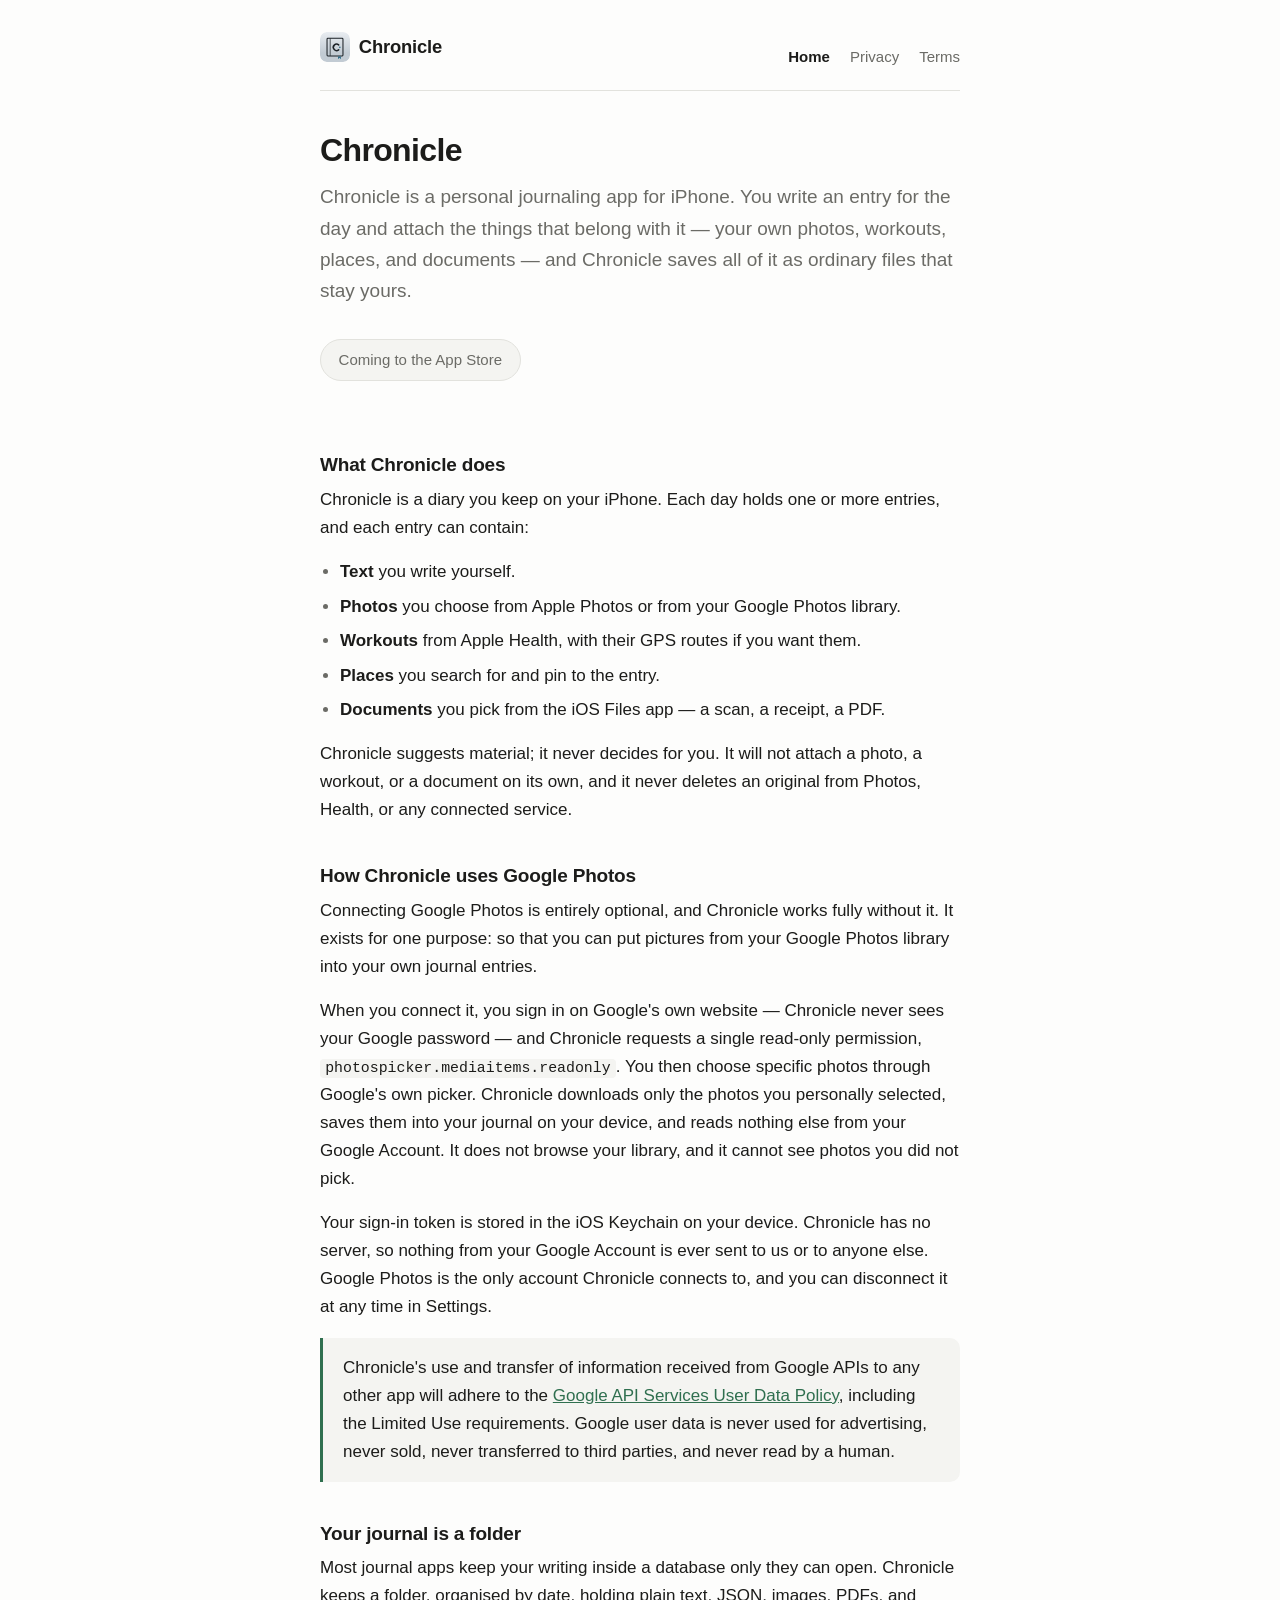
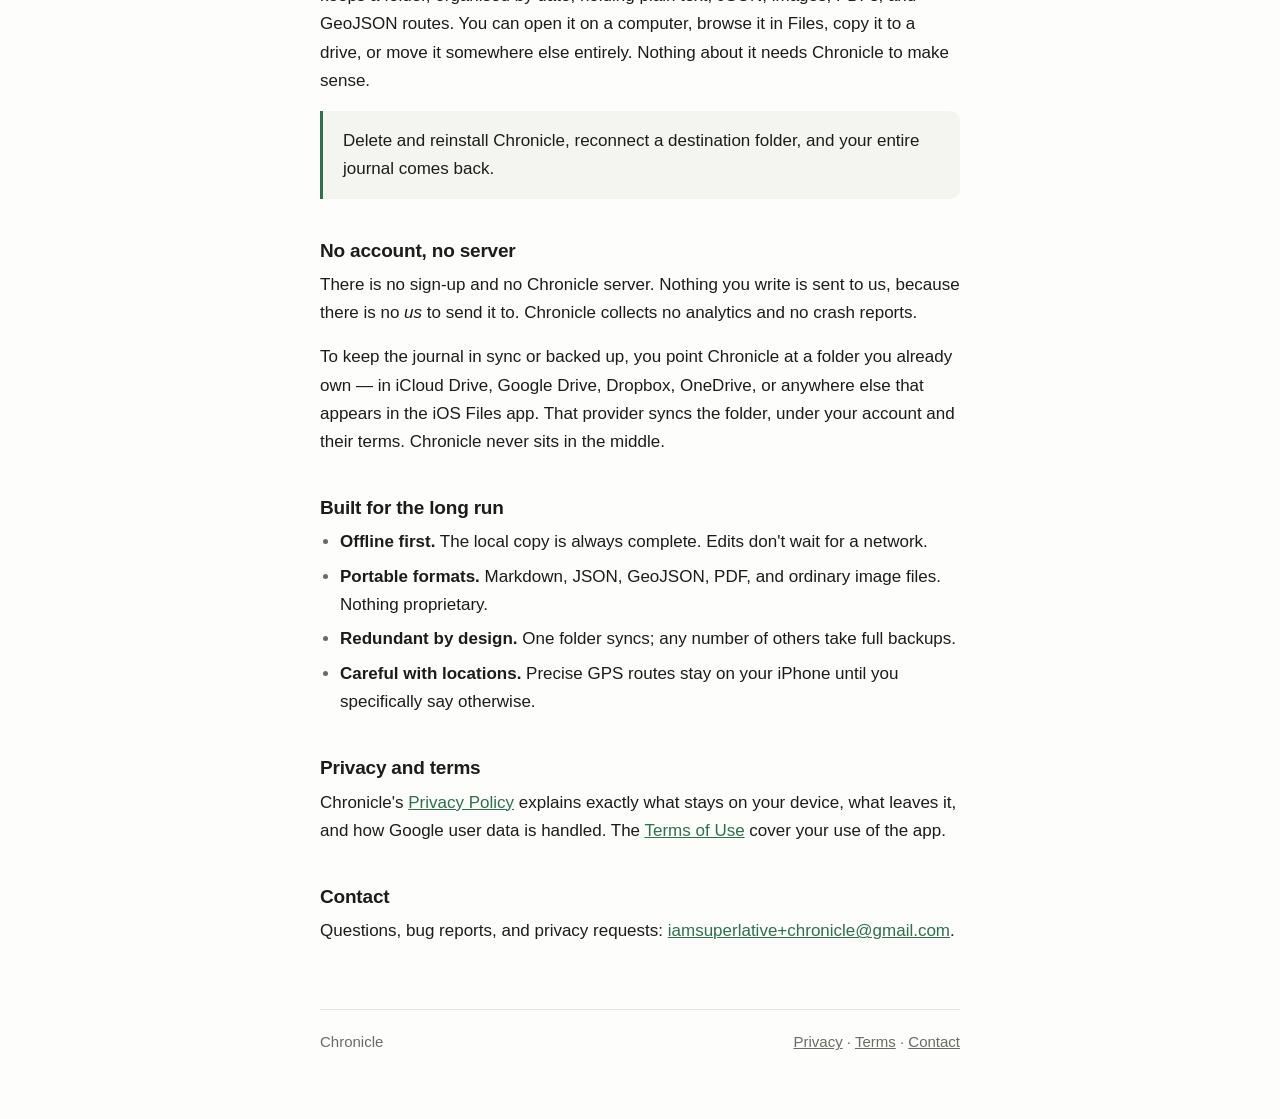
<file: index.html>
<!DOCTYPE html>
<html lang="en">
<head>
<meta charset="utf-8">
<meta name="viewport" content="width=device-width, initial-scale=1">
<title>Chronicle</title>
<meta name="description" content="Chronicle is a personal journaling app for iPhone. Write daily entries and attach your own photos, workouts, places, and documents, saved as ordinary files you own.">
<link rel="stylesheet" href="style.css">
<link rel="icon" href="icon.svg" type="image/svg+xml">
<link rel="icon" href="favicon-32.png" sizes="32x32" type="image/png">
<link rel="apple-touch-icon" href="apple-touch-icon.png">
</head>
<body>
<div class="wrap">

<header class="site-header">
  <a class="wordmark" href="index.html"><img src="icon.svg" alt="" width="30" height="30"><span>Chronicle</span></a>
  <nav>
    <a href="index.html" aria-current="page">Home</a>
    <a href="privacy.html">Privacy</a>
    <a href="terms.html">Terms</a>
  </nav>
</header>

<main>

<h1>Chronicle</h1>

<p class="lede">Chronicle is a personal journaling app for iPhone. You write an entry for
the day and attach the things that belong with it — your own photos, workouts, places, and
documents — and Chronicle saves all of it as ordinary files that stay yours.</p>

<p class="status">Coming to the App Store</p>

<h2>What Chronicle does</h2>

<p>Chronicle is a diary you keep on your iPhone. Each day holds one or more entries, and
each entry can contain:</p>

<ul>
  <li><strong>Text</strong> you write yourself.</li>
  <li><strong>Photos</strong> you choose from Apple Photos or from your Google Photos library.</li>
  <li><strong>Workouts</strong> from Apple Health, with their GPS routes if you want them.</li>
  <li><strong>Places</strong> you search for and pin to the entry.</li>
  <li><strong>Documents</strong> you pick from the iOS Files app — a scan, a receipt, a PDF.</li>
</ul>

<p>Chronicle suggests material; it never decides for you. It will not attach a photo, a
workout, or a document on its own, and it never deletes an original from Photos, Health,
or any connected service.</p>

<h2>How Chronicle uses Google Photos</h2>

<p>Connecting Google Photos is entirely optional, and Chronicle works fully without it. It
exists for one purpose: so that you can put pictures from your Google Photos library into
your own journal entries.</p>

<p>When you connect it, you sign in on Google's own website — Chronicle never sees your
Google password — and Chronicle requests a single read-only permission,
<code>photospicker.mediaitems.readonly</code>. You then choose specific photos through
Google's own picker. Chronicle downloads only the photos you personally selected, saves
them into your journal on your device, and reads nothing else from your Google Account. It
does not browse your library, and it cannot see photos you did not pick.</p>

<p>Your sign-in token is stored in the iOS Keychain on your device. Chronicle has no
server, so nothing from your Google Account is ever sent to us or to anyone else. Google
Photos is the only account Chronicle connects to, and you can disconnect it at any time in
Settings.</p>

<div class="note">
  <p>Chronicle's use and transfer of information received from Google APIs to any other app
  will adhere to the
  <a href="https://developers.google.com/terms/api-services-user-data-policy">Google API Services User Data Policy</a>,
  including the Limited Use requirements. Google user data is never used for advertising,
  never sold, never transferred to third parties, and never read by a human.</p>
</div>

<h2>Your journal is a folder</h2>

<p>Most journal apps keep your writing inside a database only they can open. Chronicle
keeps a folder, organised by date, holding plain text, JSON, images, PDFs, and GeoJSON
routes. You can open it on a computer, browse it in Files, copy it to a drive, or move it
somewhere else entirely. Nothing about it needs Chronicle to make sense.</p>

<div class="note">
  <p>Delete and reinstall Chronicle, reconnect a destination folder, and your entire
  journal comes back.</p>
</div>

<h2>No account, no server</h2>

<p>There is no sign-up and no Chronicle server. Nothing you write is sent to us, because
there is no <em>us</em> to send it to. Chronicle collects no analytics and no crash
reports.</p>

<p>To keep the journal in sync or backed up, you point Chronicle at a folder you already
own — in iCloud Drive, Google Drive, Dropbox, OneDrive, or anywhere else that appears in
the iOS Files app. That provider syncs the folder, under your account and their terms.
Chronicle never sits in the middle.</p>

<h2>Built for the long run</h2>

<ul>
  <li><strong>Offline first.</strong> The local copy is always complete. Edits don't wait for a network.</li>
  <li><strong>Portable formats.</strong> Markdown, JSON, GeoJSON, PDF, and ordinary image files. Nothing proprietary.</li>
  <li><strong>Redundant by design.</strong> One folder syncs; any number of others take full backups.</li>
  <li><strong>Careful with locations.</strong> Precise GPS routes stay on your iPhone until you specifically say otherwise.</li>
</ul>

<h2>Privacy and terms</h2>

<p>Chronicle's <a href="privacy.html">Privacy Policy</a> explains exactly what stays on
your device, what leaves it, and how Google user data is handled. The
<a href="terms.html">Terms of Use</a> cover your use of the app.</p>

<h2>Contact</h2>

<p>Questions, bug reports, and privacy requests:
<a href="mailto:iamsuperlative+chronicle@gmail.com">iamsuperlative+chronicle@gmail.com</a>.</p>

</main>

<footer class="site-footer">
  <span>Chronicle</span>
  <span>
    <a href="privacy.html">Privacy</a> ·
    <a href="terms.html">Terms</a> ·
    <a href="mailto:iamsuperlative+chronicle@gmail.com">Contact</a>
  </span>
</footer>

</div>
</body>
</html>
</file>
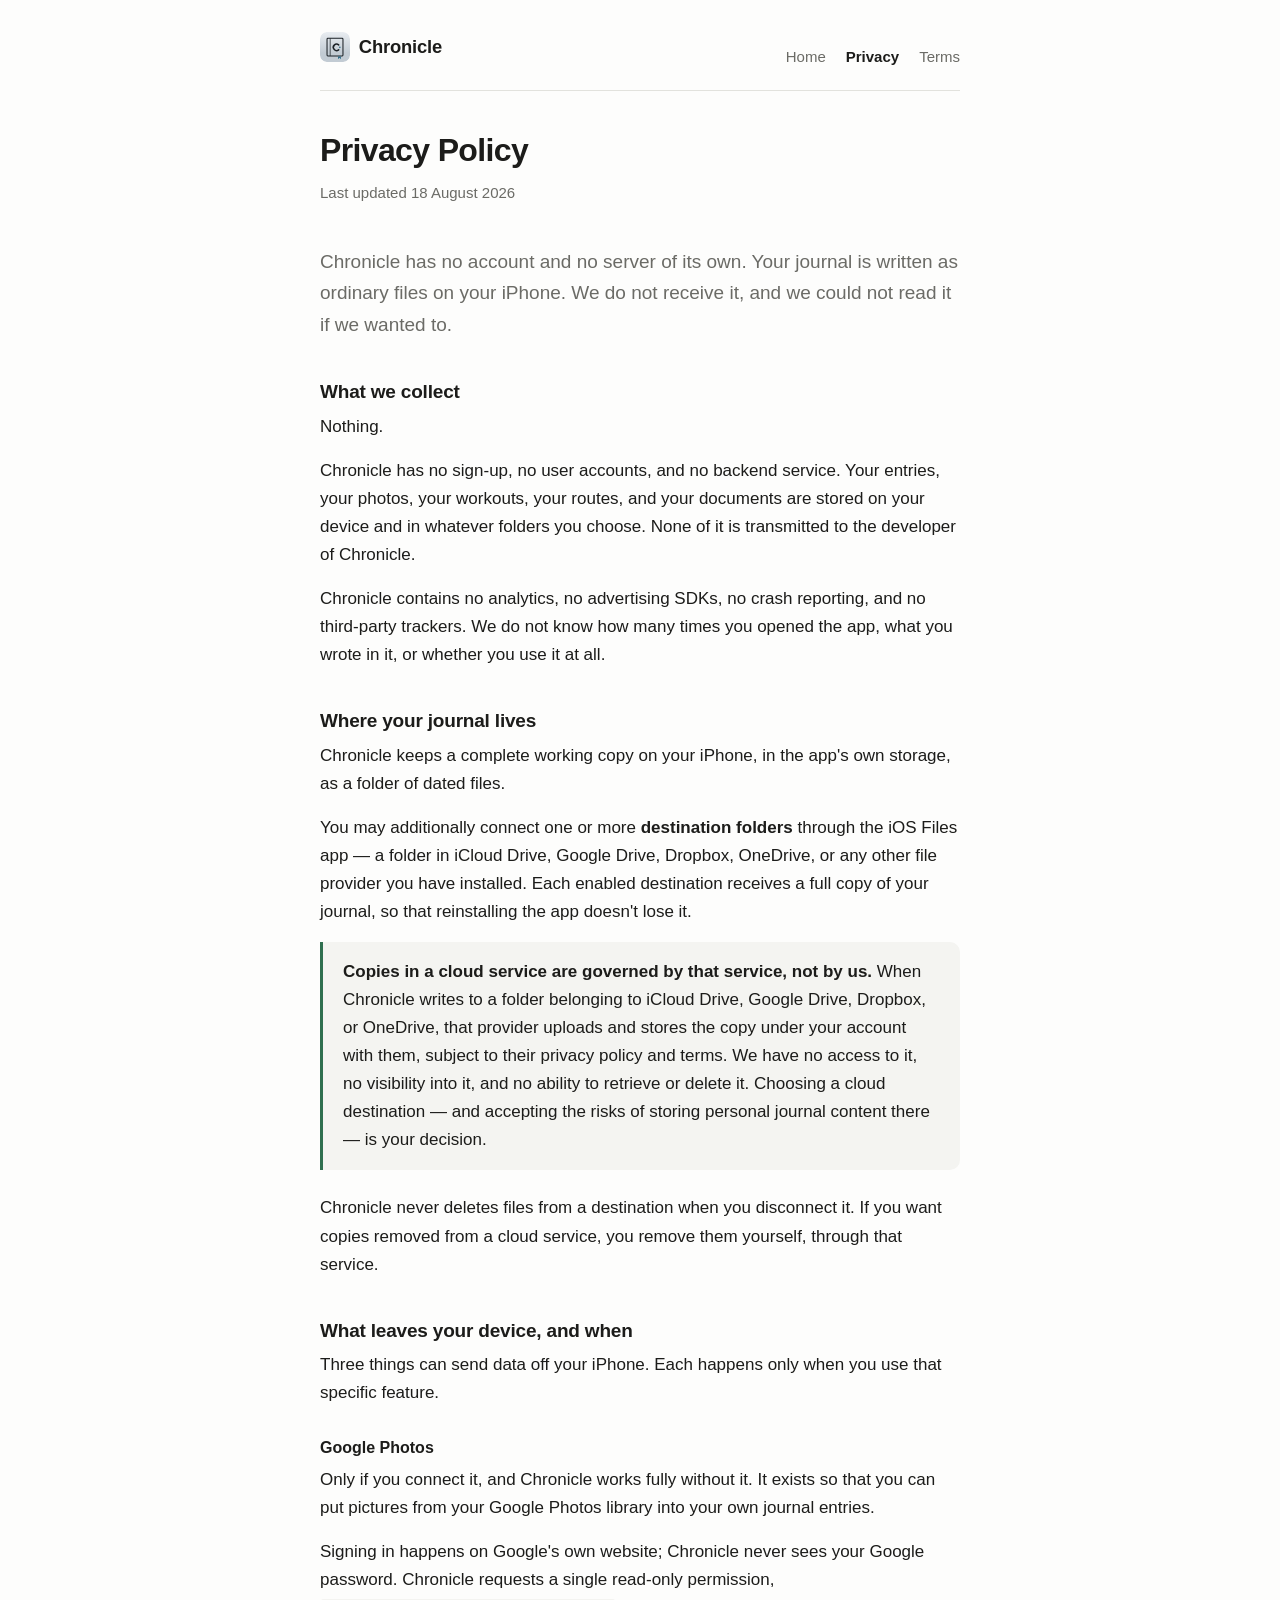
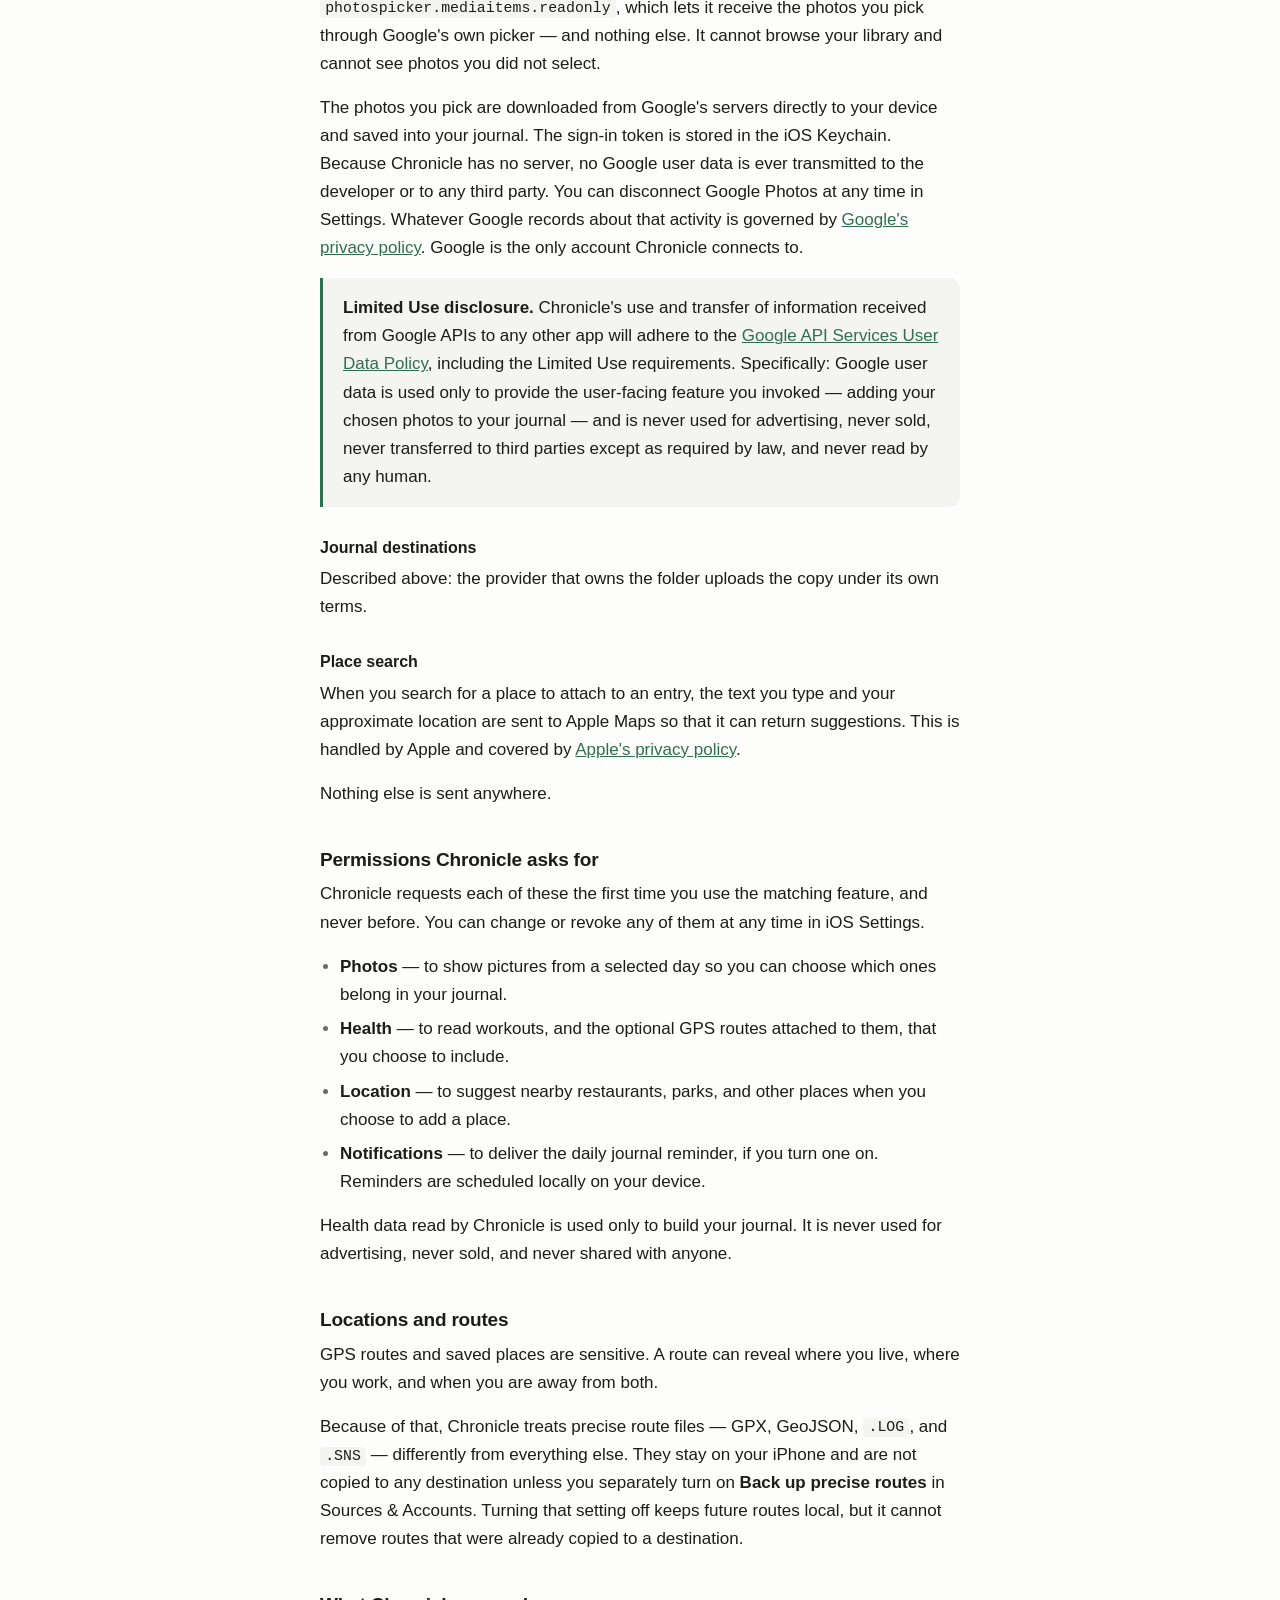
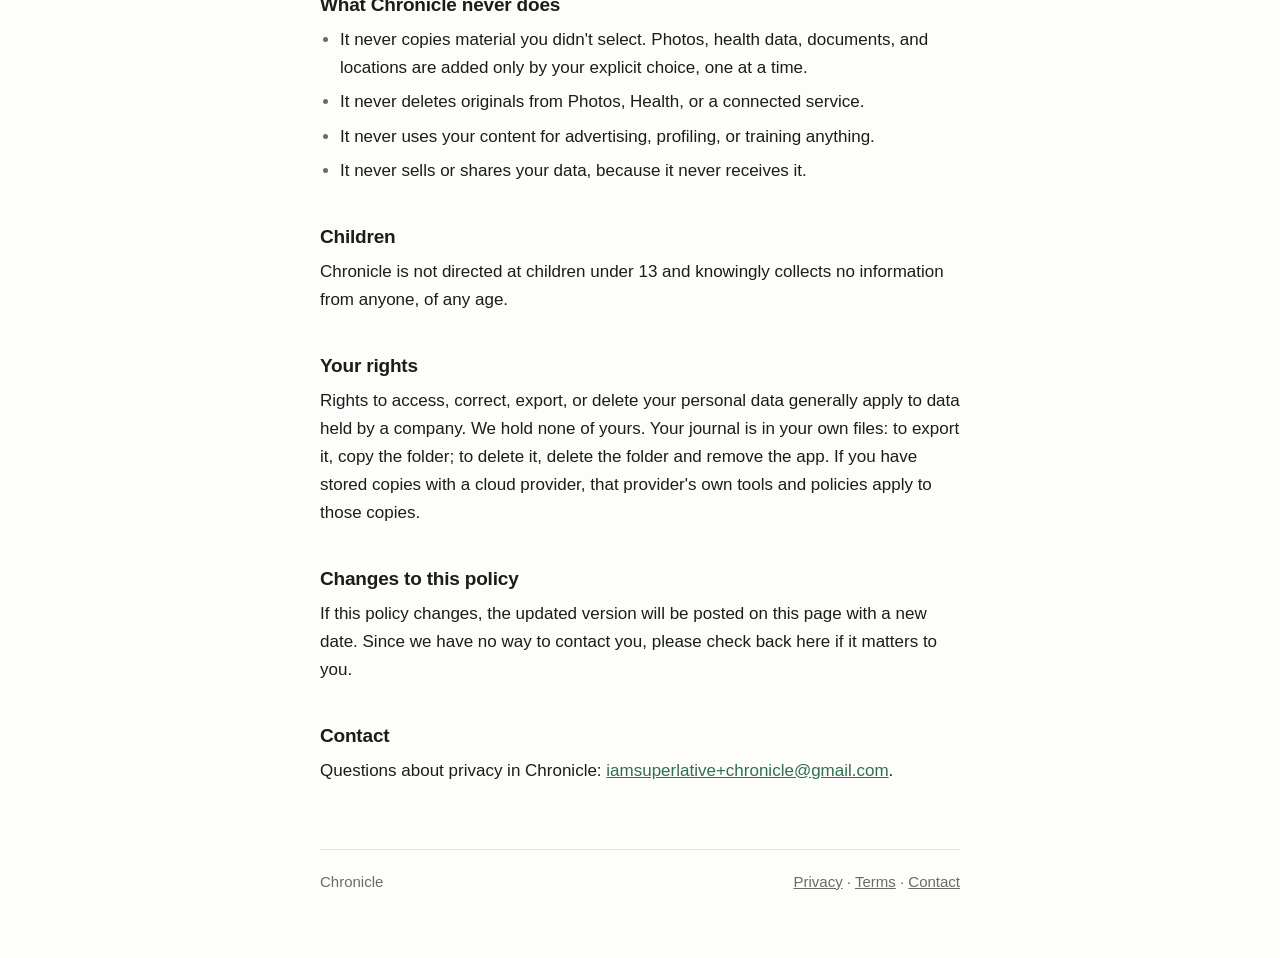
<file: privacy.html>
<!DOCTYPE html>
<html lang="en">
<head>
<meta charset="utf-8">
<meta name="viewport" content="width=device-width, initial-scale=1">
<title>Privacy Policy | Chronicle</title>
<meta name="description" content="Chronicle has no account and no server. Your journal stays on your iPhone and in folders you own.">
<link rel="stylesheet" href="style.css">
<link rel="icon" href="icon.svg" type="image/svg+xml">
<link rel="icon" href="favicon-32.png" sizes="32x32" type="image/png">
<link rel="apple-touch-icon" href="apple-touch-icon.png">
</head>
<body>
<div class="wrap">

<header class="site-header">
  <a class="wordmark" href="index.html"><img src="icon.svg" alt="" width="30" height="30"><span>Chronicle</span></a>
  <nav>
    <a href="index.html">Home</a>
    <a href="privacy.html" aria-current="page">Privacy</a>
    <a href="terms.html">Terms</a>
  </nav>
</header>

<main>

<h1>Privacy Policy</h1>

<p class="updated">Last updated 18 August 2026</p>

<p class="lede">Chronicle has no account and no server of its own. Your journal is written
as ordinary files on your iPhone. We do not receive it, and we could not read it if we
wanted to.</p>

<h2>What we collect</h2>

<p>Nothing.</p>

<p>Chronicle has no sign-up, no user accounts, and no backend service. Your entries, your
photos, your workouts, your routes, and your documents are stored on your device and in
whatever folders you choose. None of it is transmitted to the developer of Chronicle.</p>

<p>Chronicle contains no analytics, no advertising SDKs, no crash reporting, and no
third-party trackers. We do not know how many times you opened the app, what you wrote in
it, or whether you use it at all.</p>

<h2>Where your journal lives</h2>

<p>Chronicle keeps a complete working copy on your iPhone, in the app's own storage, as a
folder of dated files.</p>

<p>You may additionally connect one or more <strong>destination folders</strong> through
the iOS Files app — a folder in iCloud Drive, Google Drive, Dropbox, OneDrive, or any
other file provider you have installed. Each enabled destination receives a full copy of
your journal, so that reinstalling the app doesn't lose it.</p>

<div class="note">
  <p><strong>Copies in a cloud service are governed by that service, not by us.</strong>
  When Chronicle writes to a folder belonging to iCloud Drive, Google Drive, Dropbox, or
  OneDrive, that provider uploads and stores the copy under your account with them, subject
  to their privacy policy and terms. We have no access to it, no visibility into it, and no
  ability to retrieve or delete it. Choosing a cloud destination — and accepting the risks
  of storing personal journal content there — is your decision.</p>
</div>

<p>Chronicle never deletes files from a destination when you disconnect it. If you want
copies removed from a cloud service, you remove them yourself, through that service.</p>

<h2>What leaves your device, and when</h2>

<p>Three things can send data off your iPhone. Each happens only when you use that
specific feature.</p>

<h3>Google Photos</h3>

<p>Only if you connect it, and Chronicle works fully without it. It exists so that you can
put pictures from your Google Photos library into your own journal entries.</p>

<p>Signing in happens on Google's own website; Chronicle never sees your Google password.
Chronicle requests a single read-only permission,
<code>photospicker.mediaitems.readonly</code>, which lets it receive the photos you pick
through Google's own picker — and nothing else. It cannot browse your library and cannot
see photos you did not select.</p>

<p>The photos you pick are downloaded from Google's servers directly to your device and
saved into your journal. The sign-in token is stored in the iOS Keychain. Because
Chronicle has no server, no Google user data is ever transmitted to the developer or to
any third party. You can disconnect Google Photos at any time in Settings. Whatever Google
records about that activity is governed by
<a href="https://policies.google.com/privacy">Google's privacy policy</a>. Google is the
only account Chronicle connects to.</p>

<div class="note">
  <p><strong>Limited Use disclosure.</strong> Chronicle's use and transfer of information
  received from Google APIs to any other app will adhere to the
  <a href="https://developers.google.com/terms/api-services-user-data-policy">Google API Services User Data Policy</a>,
  including the Limited Use requirements. Specifically: Google user data is used only to
  provide the user-facing feature you invoked — adding your chosen photos to your journal —
  and is never used for advertising, never sold, never transferred to third parties except
  as required by law, and never read by any human.</p>
</div>

<h3>Journal destinations</h3>

<p>Described above: the provider that owns the folder uploads the copy under its own
terms.</p>

<h3>Place search</h3>

<p>When you search for a place to attach to an entry, the text you type and your
approximate location are sent to Apple Maps so that it can return suggestions. This is
handled by Apple and covered by
<a href="https://www.apple.com/legal/privacy/">Apple's privacy policy</a>.</p>

<p>Nothing else is sent anywhere.</p>

<h2>Permissions Chronicle asks for</h2>

<p>Chronicle requests each of these the first time you use the matching feature, and never
before. You can change or revoke any of them at any time in iOS Settings.</p>

<ul>
  <li><strong>Photos</strong> — to show pictures from a selected day so you can choose which ones belong in your journal.</li>
  <li><strong>Health</strong> — to read workouts, and the optional GPS routes attached to them, that you choose to include.</li>
  <li><strong>Location</strong> — to suggest nearby restaurants, parks, and other places when you choose to add a place.</li>
  <li><strong>Notifications</strong> — to deliver the daily journal reminder, if you turn one on. Reminders are scheduled locally on your device.</li>
</ul>

<p>Health data read by Chronicle is used only to build your journal. It is never used for
advertising, never sold, and never shared with anyone.</p>

<h2>Locations and routes</h2>

<p>GPS routes and saved places are sensitive. A route can reveal where you live, where you
work, and when you are away from both.</p>

<p>Because of that, Chronicle treats precise route files — GPX, GeoJSON, <code>.LOG</code>,
and <code>.SNS</code> — differently from everything else. They stay on your iPhone and are
not copied to any destination unless you separately turn on <strong>Back up precise
routes</strong> in Sources &amp; Accounts. Turning that setting off keeps future routes
local, but it cannot remove routes that were already copied to a destination.</p>

<h2>What Chronicle never does</h2>

<ul>
  <li>It never copies material you didn't select. Photos, health data, documents, and locations are added only by your explicit choice, one at a time.</li>
  <li>It never deletes originals from Photos, Health, or a connected service.</li>
  <li>It never uses your content for advertising, profiling, or training anything.</li>
  <li>It never sells or shares your data, because it never receives it.</li>
</ul>

<h2>Children</h2>

<p>Chronicle is not directed at children under 13 and knowingly collects no information
from anyone, of any age.</p>

<h2>Your rights</h2>

<p>Rights to access, correct, export, or delete your personal data generally apply to data
held by a company. We hold none of yours. Your journal is in your own files: to export it,
copy the folder; to delete it, delete the folder and remove the app. If you have stored
copies with a cloud provider, that provider's own tools and policies apply to those
copies.</p>

<h2>Changes to this policy</h2>

<p>If this policy changes, the updated version will be posted on this page with a new
date. Since we have no way to contact you, please check back here if it matters to you.</p>

<h2>Contact</h2>

<p>Questions about privacy in Chronicle:
<a href="mailto:iamsuperlative+chronicle@gmail.com">iamsuperlative+chronicle@gmail.com</a>.</p>

</main>

<footer class="site-footer">
  <span>Chronicle</span>
  <span>
    <a href="privacy.html">Privacy</a> ·
    <a href="terms.html">Terms</a> ·
    <a href="mailto:iamsuperlative+chronicle@gmail.com">Contact</a>
  </span>
</footer>

</div>
</body>
</html>
</file>
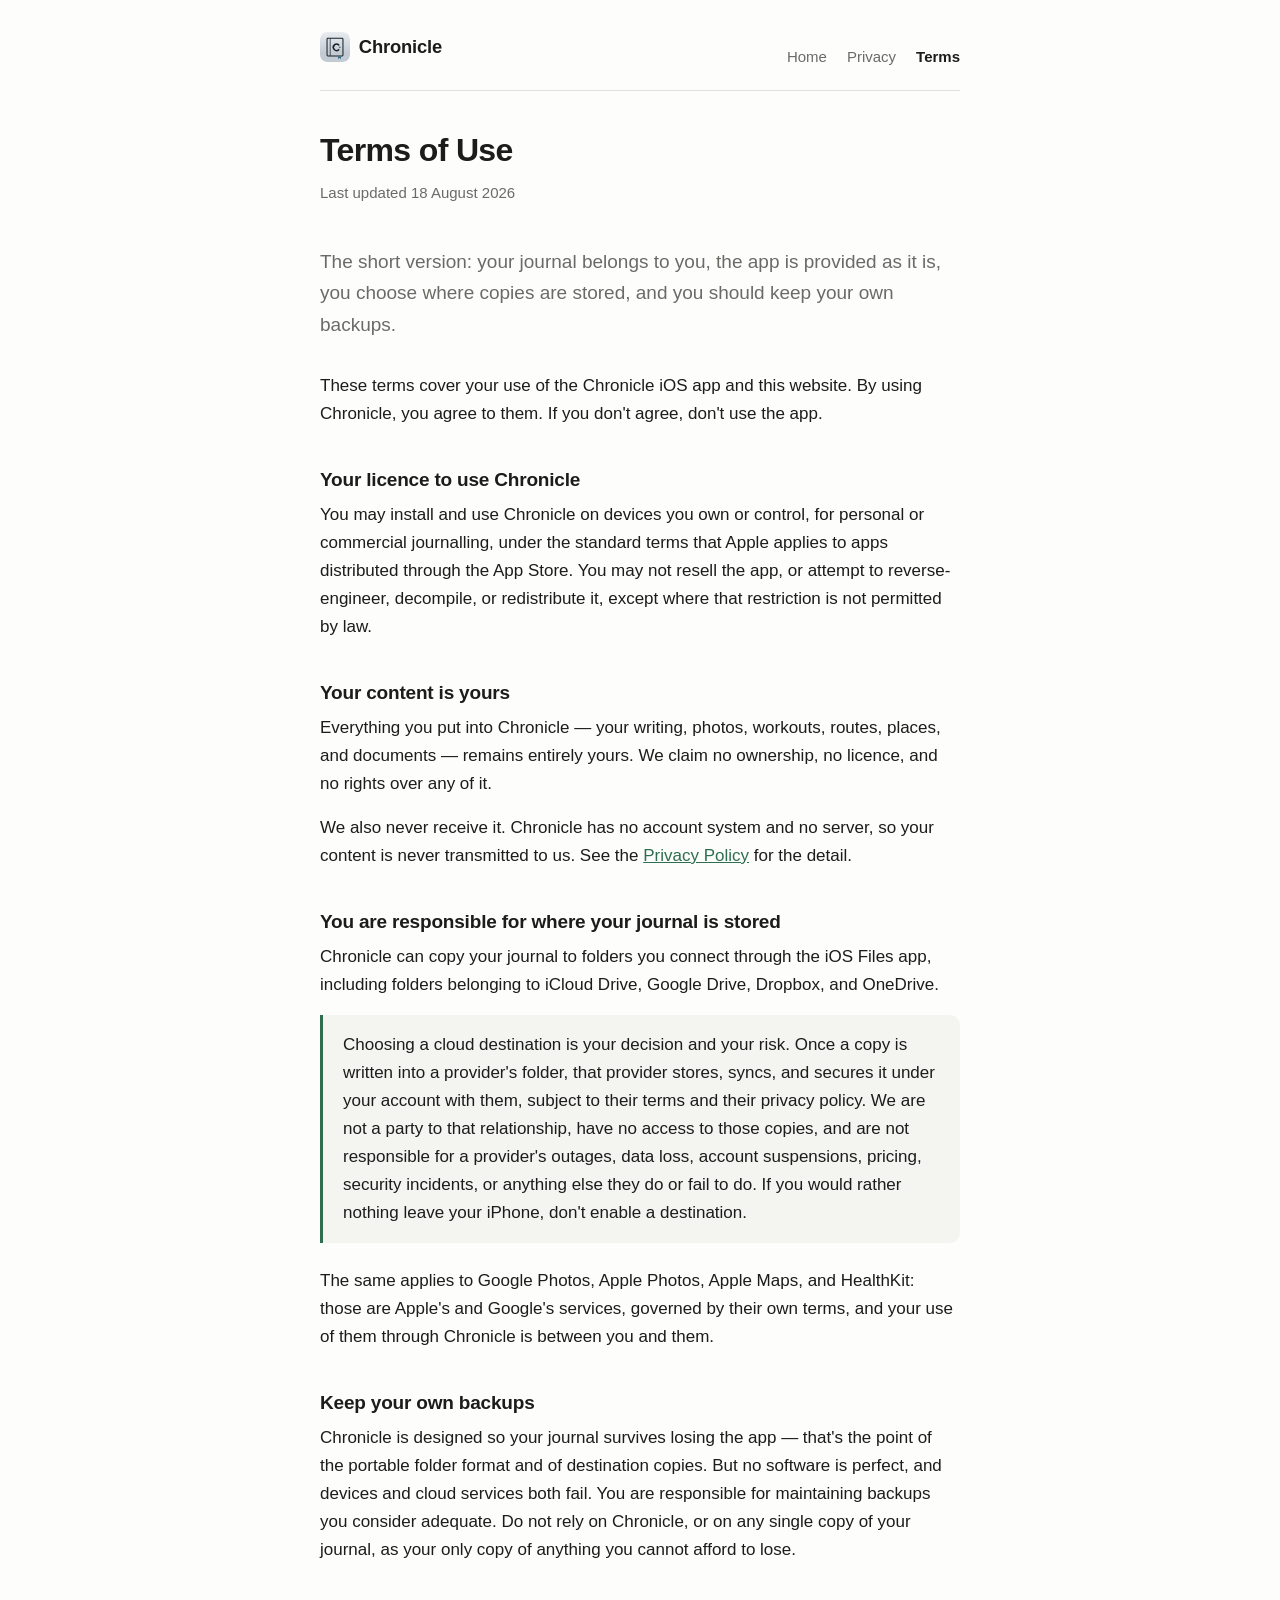
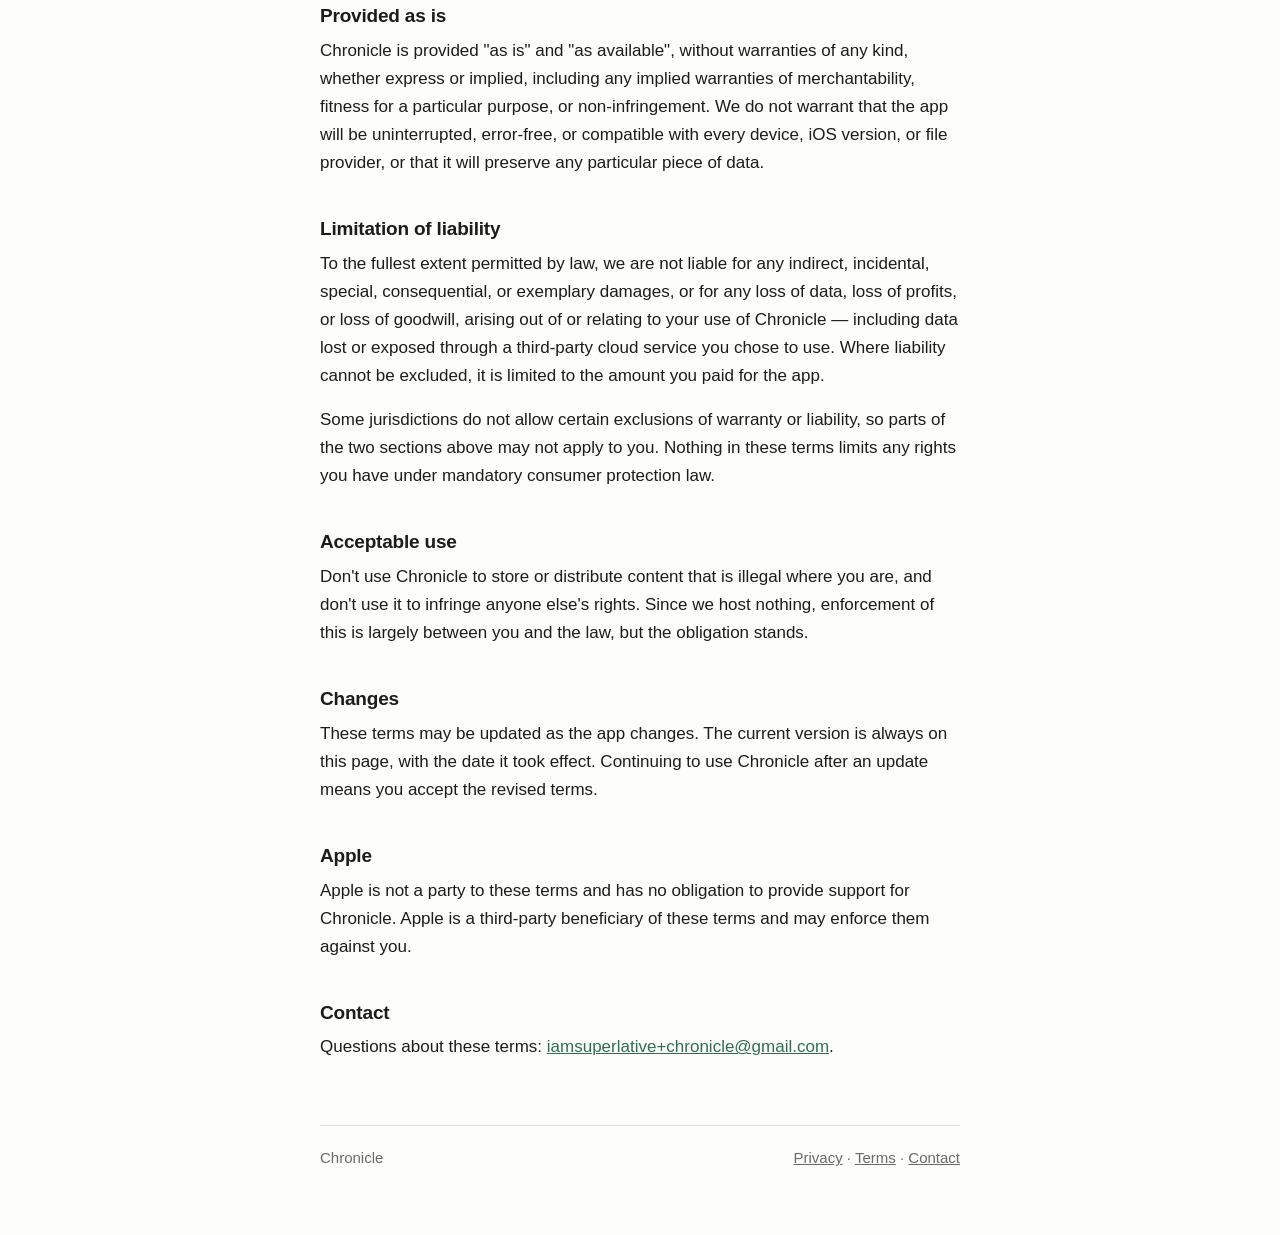
<file: terms.html>
<!DOCTYPE html>
<html lang="en">
<head>
<meta charset="utf-8">
<meta name="viewport" content="width=device-width, initial-scale=1">
<title>Terms | Chronicle</title>
<meta name="description" content="The terms for using Chronicle. Short version: your journal is yours, the app is provided as-is, and keep your own backups.">
<link rel="stylesheet" href="style.css">
<link rel="icon" href="icon.svg" type="image/svg+xml">
<link rel="icon" href="favicon-32.png" sizes="32x32" type="image/png">
<link rel="apple-touch-icon" href="apple-touch-icon.png">
</head>
<body>
<div class="wrap">

<header class="site-header">
  <a class="wordmark" href="index.html"><img src="icon.svg" alt="" width="30" height="30"><span>Chronicle</span></a>
  <nav>
    <a href="index.html">Home</a>
    <a href="privacy.html">Privacy</a>
    <a href="terms.html" aria-current="page">Terms</a>
  </nav>
</header>

<main>

<h1>Terms of Use</h1>

<p class="updated">Last updated 18 August 2026</p>

<p class="lede">The short version: your journal belongs to you, the app is provided as it
is, you choose where copies are stored, and you should keep your own backups.</p>

<p>These terms cover your use of the Chronicle iOS app and this website. By using
Chronicle, you agree to them. If you don't agree, don't use the app.</p>

<h2>Your licence to use Chronicle</h2>

<p>You may install and use Chronicle on devices you own or control, for personal or
commercial journalling, under the standard terms that Apple applies to apps distributed
through the App Store. You may not resell the app, or attempt to reverse-engineer,
decompile, or redistribute it, except where that restriction is not permitted by law.</p>

<h2>Your content is yours</h2>

<p>Everything you put into Chronicle — your writing, photos, workouts, routes, places, and
documents — remains entirely yours. We claim no ownership, no licence, and no rights over
any of it.</p>

<p>We also never receive it. Chronicle has no account system and no server, so your content
is never transmitted to us. See the <a href="privacy.html">Privacy Policy</a> for the
detail.</p>

<h2>You are responsible for where your journal is stored</h2>

<p>Chronicle can copy your journal to folders you connect through the iOS Files app,
including folders belonging to iCloud Drive, Google Drive, Dropbox, and OneDrive.</p>

<div class="note">
  <p>Choosing a cloud destination is your decision and your risk. Once a copy is written
  into a provider's folder, that provider stores, syncs, and secures it under your account
  with them, subject to their terms and their privacy policy. We are not a party to that
  relationship, have no access to those copies, and are not responsible for a provider's
  outages, data loss, account suspensions, pricing, security incidents, or anything else
  they do or fail to do. If you would rather nothing leave your iPhone, don't enable a
  destination.</p>
</div>

<p>The same applies to Google Photos, Apple Photos, Apple Maps, and HealthKit: those are
Apple's and Google's services, governed by their own terms, and your use of them through
Chronicle is between you and them.</p>

<h2>Keep your own backups</h2>

<p>Chronicle is designed so your journal survives losing the app — that's the point of the
portable folder format and of destination copies. But no software is perfect, and devices
and cloud services both fail. You are responsible for maintaining backups you consider
adequate. Do not rely on Chronicle, or on any single copy of your journal, as your only
copy of anything you cannot afford to lose.</p>

<h2>Provided as is</h2>

<p>Chronicle is provided "as is" and "as available", without warranties of any kind, whether
express or implied, including any implied warranties of merchantability, fitness for a
particular purpose, or non-infringement. We do not warrant that the app will be
uninterrupted, error-free, or compatible with every device, iOS version, or file provider,
or that it will preserve any particular piece of data.</p>

<h2>Limitation of liability</h2>

<p>To the fullest extent permitted by law, we are not liable for any indirect, incidental,
special, consequential, or exemplary damages, or for any loss of data, loss of profits, or
loss of goodwill, arising out of or relating to your use of Chronicle — including data lost
or exposed through a third-party cloud service you chose to use. Where liability cannot be
excluded, it is limited to the amount you paid for the app.</p>

<p>Some jurisdictions do not allow certain exclusions of warranty or liability, so parts of
the two sections above may not apply to you. Nothing in these terms limits any rights you
have under mandatory consumer protection law.</p>

<h2>Acceptable use</h2>

<p>Don't use Chronicle to store or distribute content that is illegal where you are, and
don't use it to infringe anyone else's rights. Since we host nothing, enforcement of this
is largely between you and the law, but the obligation stands.</p>

<h2>Changes</h2>

<p>These terms may be updated as the app changes. The current version is always on this
page, with the date it took effect. Continuing to use Chronicle after an update means you
accept the revised terms.</p>

<h2>Apple</h2>

<p>Apple is not a party to these terms and has no obligation to provide support for
Chronicle. Apple is a third-party beneficiary of these terms and may enforce them against
you.</p>

<h2>Contact</h2>

<p>Questions about these terms:
<a href="mailto:iamsuperlative+chronicle@gmail.com">iamsuperlative+chronicle@gmail.com</a>.</p>

</main>

<footer class="site-footer">
  <span>Chronicle</span>
  <span>
    <a href="privacy.html">Privacy</a> ·
    <a href="terms.html">Terms</a> ·
    <a href="mailto:iamsuperlative+chronicle@gmail.com">Contact</a>
  </span>
</footer>

</div>
</body>
</html>
</file>
<file: style.css>
/* Chronicle — one stylesheet for all pages. No JS, no web fonts, no trackers. */

:root {
  --bg: #fdfdfc;
  --surface: #f4f4f1;
  --text: #1c1c1a;
  --muted: #6b6b66;
  --rule: #e2e2dd;
  --accent: #2f6f4f;
  --radius: 10px;
}

@media (prefers-color-scheme: dark) {
  :root {
    --bg: #17171a;
    --surface: #212126;
    --text: #ececeb;
    --muted: #a0a09b;
    --rule: #33333a;
    --accent: #7fc4a0;
  }
}

*,
*::before,
*::after {
  box-sizing: border-box;
}

html {
  -webkit-text-size-adjust: 100%;
}

body {
  margin: 0;
  padding: 0 1.25rem 4rem;
  background: var(--bg);
  color: var(--text);
  font-family: -apple-system, BlinkMacSystemFont, "Segoe UI", Roboto, Helvetica, Arial, sans-serif;
  font-size: 1.0625rem;
  line-height: 1.65;
  text-rendering: optimizeLegibility;
}

.wrap {
  max-width: 40rem;
  margin: 0 auto;
}

/* Header */

.site-header {
  display: flex;
  flex-wrap: wrap;
  align-items: baseline;
  justify-content: space-between;
  gap: 0.5rem 1.5rem;
  padding: 2rem 0 1.25rem;
  border-bottom: 1px solid var(--rule);
  margin-bottom: 2.5rem;
}

.site-header a.wordmark {
  display: inline-flex;
  align-items: center;
  gap: 0.55rem;
  font-size: 1.15rem;
  font-weight: 650;
  letter-spacing: -0.01em;
  color: var(--text);
  text-decoration: none;
}

.site-header a.wordmark img {
  width: 30px;
  height: 30px;
  border-radius: 7px;
  display: block;
}

.site-header nav {
  display: flex;
  gap: 1.25rem;
  font-size: 0.9375rem;
}

.site-header nav a {
  color: var(--muted);
  text-decoration: none;
}

.site-header nav a:hover,
.site-header nav a[aria-current="page"] {
  color: var(--text);
}

.site-header nav a[aria-current="page"] {
  font-weight: 600;
}

/* Typography */

h1 {
  font-size: 2rem;
  line-height: 1.2;
  letter-spacing: -0.02em;
  margin: 0 0 0.75rem;
}

h2 {
  font-size: 1.1875rem;
  line-height: 1.3;
  letter-spacing: -0.01em;
  margin: 2.5rem 0 0.5rem;
}

h3 {
  font-size: 1rem;
  margin: 1.75rem 0 0.25rem;
}

p {
  margin: 0 0 1rem;
}

.lede {
  font-size: 1.1875rem;
  color: var(--muted);
  margin-bottom: 2rem;
}

.updated {
  color: var(--muted);
  font-size: 0.9375rem;
  margin-bottom: 2.5rem;
}

a {
  color: var(--accent);
}

ul {
  margin: 0 0 1rem;
  padding-left: 1.25rem;
}

li {
  margin-bottom: 0.4rem;
}

li::marker {
  color: var(--muted);
}

strong {
  font-weight: 620;
}

code {
  font-family: ui-monospace, SFMono-Regular, Menlo, Consolas, monospace;
  font-size: 0.875em;
  background: var(--surface);
  padding: 0.1em 0.35em;
  border-radius: 4px;
}

hr {
  border: 0;
  border-top: 1px solid var(--rule);
  margin: 3rem 0;
}

/* Callout — used for the recovery promise and the cloud-provider warning */

.note {
  background: var(--surface);
  border-left: 3px solid var(--accent);
  border-radius: 0 var(--radius) var(--radius) 0;
  padding: 1rem 1.25rem;
  margin: 0 0 1.5rem;
}

.note :last-child {
  margin-bottom: 0;
}

/* Status pill, standing in for the App Store button until release */

.status {
  display: inline-block;
  background: var(--surface);
  border: 1px solid var(--rule);
  border-radius: 999px;
  color: var(--muted);
  font-size: 0.9375rem;
  padding: 0.5rem 1.1rem;
  margin-bottom: 2rem;
}

/* Footer */

.site-footer {
  margin-top: 4rem;
  padding-top: 1.25rem;
  border-top: 1px solid var(--rule);
  color: var(--muted);
  font-size: 0.9375rem;
  display: flex;
  flex-wrap: wrap;
  gap: 0.5rem 1.25rem;
  justify-content: space-between;
}

.site-footer a {
  color: var(--muted);
}

.site-footer a:hover {
  color: var(--text);
}

@media (max-width: 30rem) {
  h1 {
    font-size: 1.625rem;
  }

  .site-header {
    padding-top: 1.5rem;
  }
}
</file>
